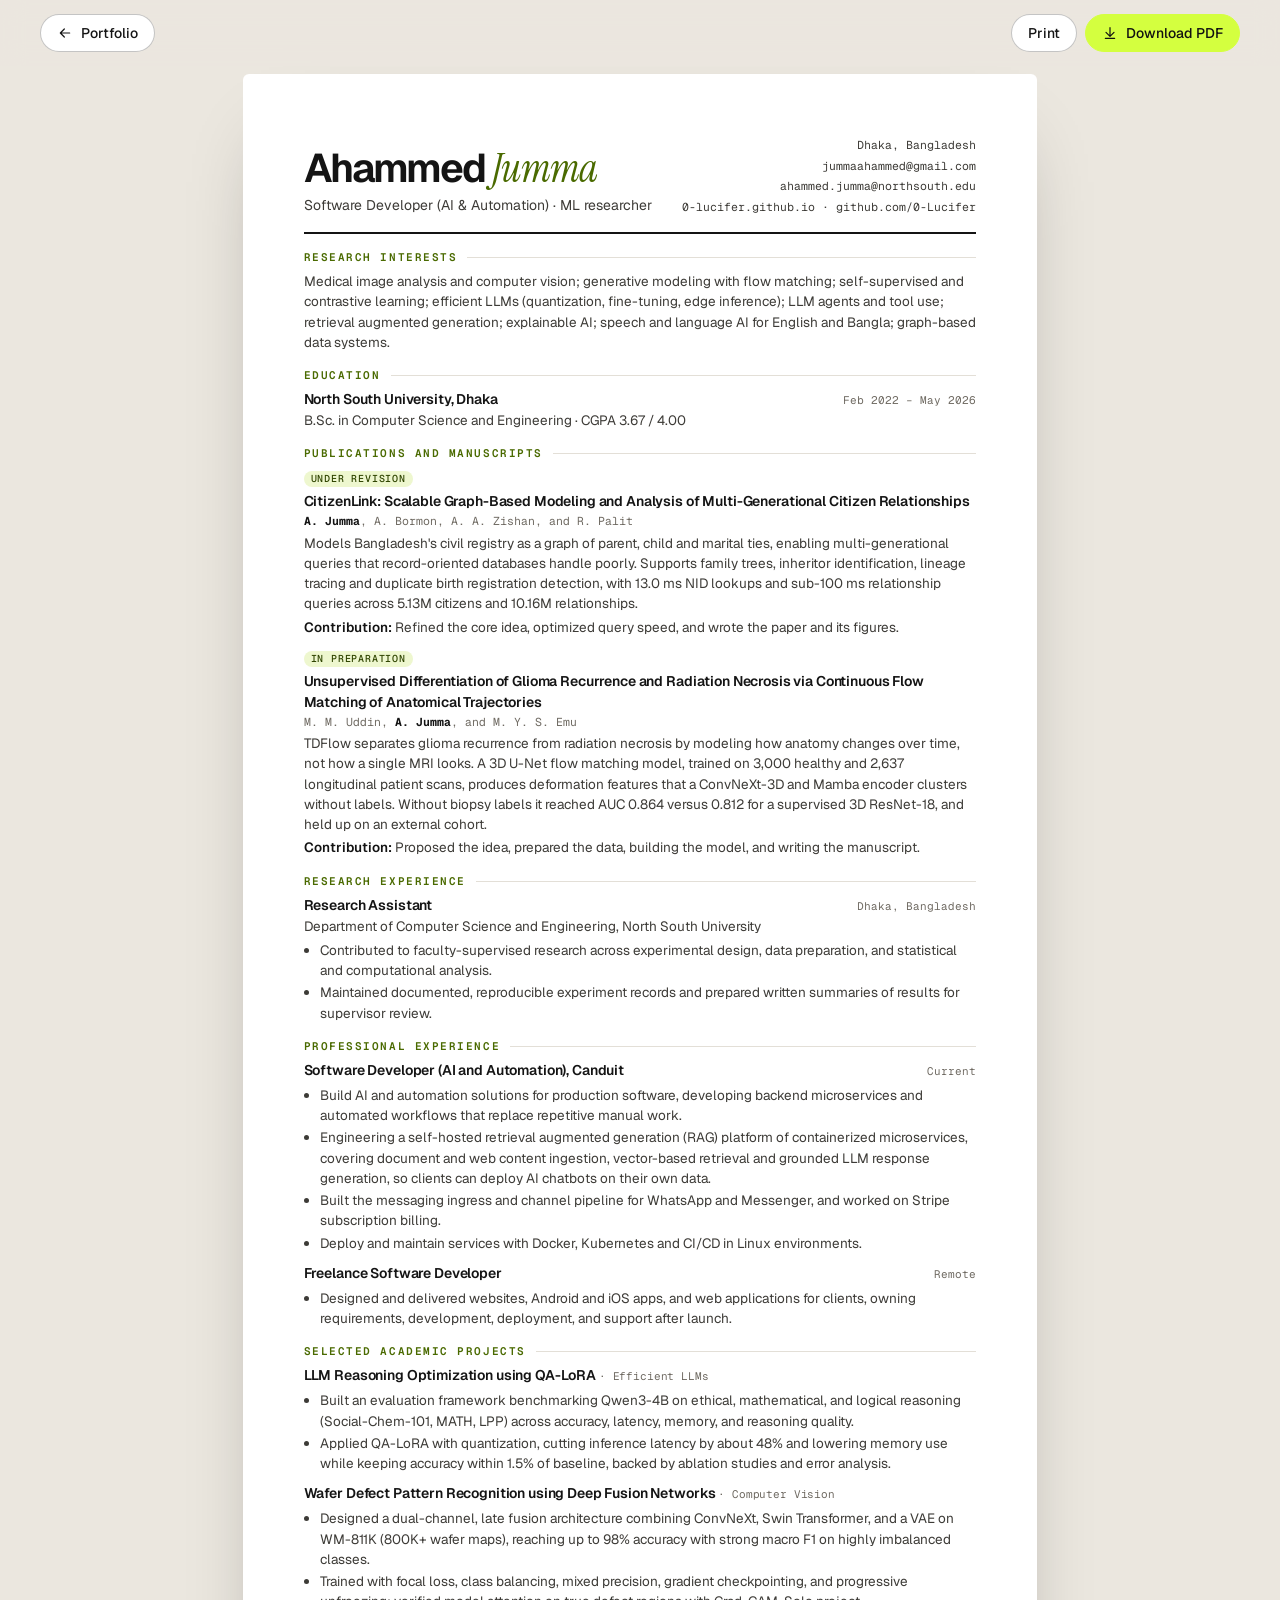
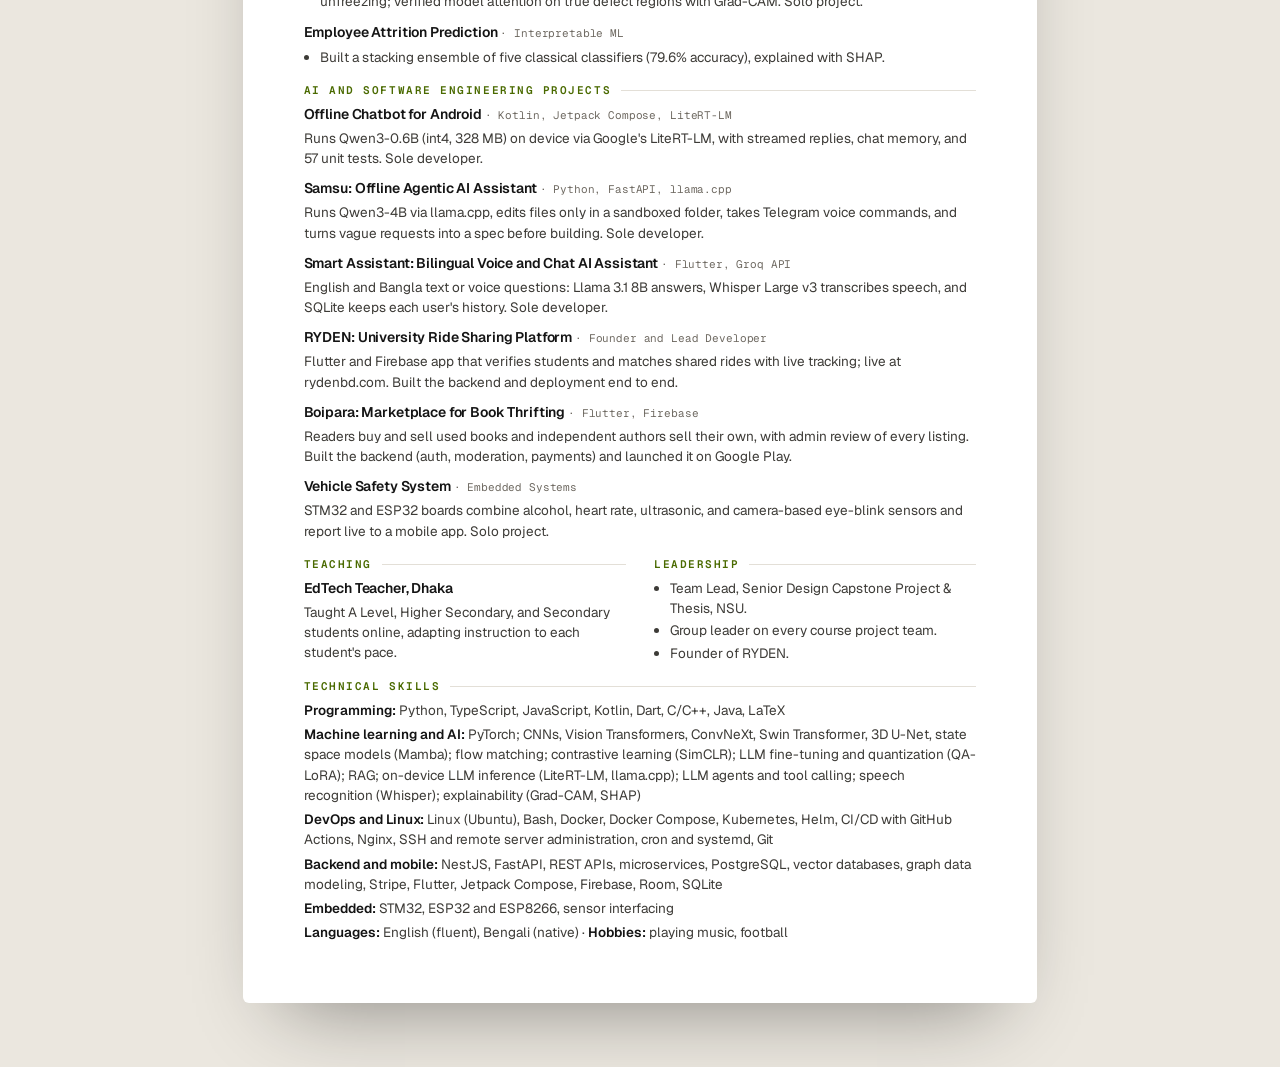
<file: cv.html>
<!doctype html>
<html lang="en">
<head>
  <meta charset="utf-8">
  <meta name="viewport" content="width=device-width, initial-scale=1">
  <title>CV · Ahammed Jumma</title>
  <meta name="description" content="Curriculum vitae of Ahammed Jumma: research in medical imaging and efficient LLMs, AI engineering at Canduit, B.Sc. in CSE from North South University.">
  <link rel="canonical" href="https://0-lucifer.github.io/cv.html">
  <meta property="og:title" content="CV · Ahammed Jumma">
  <meta property="og:image" content="https://0-lucifer.github.io/assets/img/og.png">
  <link rel="icon" href="assets/img/favicon.svg" type="image/svg+xml">
  <script>
    try { var t = localStorage.getItem('theme'); if (t === 'light' || t === 'dark') document.documentElement.setAttribute('data-theme', t); } catch (e) {}
  </script>
  <link rel="preconnect" href="https://fonts.googleapis.com">
  <link rel="preconnect" href="https://fonts.gstatic.com" crossorigin>
  <link rel="stylesheet" href="https://fonts.googleapis.com/css2?family=Geist:wght@300..800&family=Geist+Mono:wght@400;500&family=Instrument+Serif:ital@0;1&display=swap">
  <style>
    :root {
      --paper: #ffffff; --ink: #141414; --ink-2: #3d3b37; --muted: #6f6a62; --rule: #e3dfd7; --accent: #4a6a00; --lime: #d4ff3f;
      --bg: #ebe7df; --sans: "Geist", system-ui, -apple-system, "Segoe UI", sans-serif; --mono: "Geist Mono", ui-monospace, Menlo, monospace; --serif: "Instrument Serif", Georgia, serif;
    }
    @media (prefers-color-scheme: dark) { :root:not([data-theme="light"]) { --bg: #0b0b0c; } }
    :root[data-theme="dark"] { --bg: #0b0b0c; }
    @view-transition { navigation: auto; }
    ::view-transition-old(root) { animation: .4s cubic-bezier(.65,0,.35,1) both vt-out; }
    ::view-transition-new(root) { animation: .7s cubic-bezier(.16,1,.3,1) both vt-in; }
    @keyframes vt-out { to { opacity: 0; transform: translateY(-24px); } }
    @keyframes vt-in { from { opacity: 0; transform: translateY(40px); } }
    @media (prefers-reduced-motion: reduce) { ::view-transition-old(root), ::view-transition-new(root) { animation: none; } }

    * { box-sizing: border-box; }
    html { -webkit-text-size-adjust: 100%; }
    body { margin: 0; background: var(--bg); color: var(--ink); font: 400 13.5px/1.5 var(--sans); -webkit-font-smoothing: antialiased; }
    a { color: inherit; }
    ::selection { background: var(--lime); color: #111; }
    :focus-visible { outline: 2px solid var(--accent); outline-offset: 3px; border-radius: 4px; }

    .bar { position: sticky; top: 0; z-index: 5; display: flex; justify-content: space-between; align-items: center; gap: 12px; padding: 14px clamp(16px, 4vw, 40px); background: color-mix(in oklab, var(--bg) 80%, transparent); backdrop-filter: blur(12px); }
    .btn { display: inline-flex; align-items: center; gap: 8px; padding: 10px 16px; border-radius: 99px; border: 1px solid color-mix(in oklab, var(--ink) 25%, transparent); background: var(--paper); color: var(--ink); font: 500 14px/1 var(--sans); text-decoration: none; cursor: pointer; }
    .btn--lime { background: var(--lime); border-color: var(--lime); color: #111; }
    .btn svg { width: 16px; height: 16px; }
    .bar .group { display: flex; gap: 8px; flex-wrap: wrap; }

    .sheet { width: min(210mm, 100% - 32px); margin: 8px auto 64px; padding: clamp(24px, 6vw, 16mm) clamp(20px, 6vw, 16mm); background: var(--paper); border-radius: 6px; box-shadow: 0 40px 80px -40px rgba(0,0,0,.45); }
    header.cv { display: grid; grid-template-columns: 1fr auto; align-items: end; gap: 20px; padding-bottom: 16px; border-bottom: 2px solid var(--ink); }
    h1 { margin: 0; font-size: clamp(30px, 6vw, 40px); font-weight: 650; letter-spacing: -.045em; line-height: .95; }
    h1 em { font-family: var(--serif); font-weight: 400; letter-spacing: -.02em; color: var(--accent); }
    .role { margin: 8px 0 0; color: var(--ink-2); font-size: 14px; }
    .contact { margin: 0; padding: 0; list-style: none; text-align: right; font: 400 11.5px/1.6 var(--mono); color: var(--ink-2); }
    .contact a { text-decoration: none; }
    section { margin-top: 18px; }
    h2 { display: flex; align-items: center; gap: 10px; margin: 0 0 8px; font: 600 11px/1 var(--mono); letter-spacing: .14em; text-transform: uppercase; color: var(--accent); }
    h2::after { content: ""; flex: 1; height: 1px; background: var(--rule); }
    p { margin: 0; }
    .entry { margin-top: 10px; break-inside: avoid; }
    .entry:first-of-type { margin-top: 0; }
    .row { display: flex; justify-content: space-between; gap: 16px; align-items: baseline; }
    .title { font-weight: 600; font-size: 14px; letter-spacing: -.01em; }
    .meta { flex: none; color: var(--muted); font: 400 11px/1.4 var(--mono); }
    .sub { color: var(--ink-2); }
    .desc { margin-top: 3px; color: var(--ink-2); }
    .contrib { margin-top: 3px; color: var(--ink-2); }
    .contrib b, .label { font-weight: 600; color: var(--ink); }
    ul { margin: 4px 0 0; padding-left: 16px; color: var(--ink-2); }
    li { margin-top: 2px; }
    .pub-status { display: inline-block; margin-bottom: 4px; padding: 3px 7px; border-radius: 99px; background: #eef7cf; color: #2f4400; font: 500 10px/1 var(--mono); letter-spacing: .08em; text-transform: uppercase; }
    .authors { color: var(--muted); font: 400 11.5px/1.5 var(--mono); }
    .authors b { color: var(--ink); }
    .skills { display: grid; gap: 4px; }
    .skills p { color: var(--ink-2); }
    .two { display: grid; grid-template-columns: 1fr 1fr; gap: 0 28px; }
    @media (max-width: 640px) {
      header.cv { grid-template-columns: 1fr; }
      .contact { text-align: left; }
      .row { flex-direction: column; gap: 0; }
      .two { grid-template-columns: 1fr; }
    }
    @page { size: A4; margin: 12mm 13mm; }
    @media print {
      :root { --bg: #fff; }
      body { background: #fff; font-size: 10.6px; }
      .bar { display: none; }
      .sheet { width: auto; margin: 0; padding: 0; box-shadow: none; border-radius: 0; }
      h1 { font-size: 30px; }
      .title { font-size: 11.6px; }
      section { margin-top: 13px; }
      a { text-decoration: none; }
      .pub-status { -webkit-print-color-adjust: exact; print-color-adjust: exact; }
    }
  </style>
</head>
<body>
  <div class="bar">
    <a class="btn" href="./">
      <svg viewBox="0 0 24 24" aria-hidden="true"><path d="M19 12H5M11 6l-6 6 6 6" fill="none" stroke="currentColor" stroke-width="1.8" stroke-linecap="round" stroke-linejoin="round"/></svg>
      Portfolio
    </a>
    <div class="group">
      <button class="btn" type="button" onclick="window.print()">Print</button>
      <a class="btn btn--lime" href="assets/Ahammed-Jumma-CV.pdf" download>
        <svg viewBox="0 0 24 24" aria-hidden="true"><path d="M12 4v12M6 11l6 6 6-6M5 20h14" fill="none" stroke="currentColor" stroke-width="1.8" stroke-linecap="round" stroke-linejoin="round"/></svg>
        Download PDF
      </a>
    </div>
  </div>

  <main class="sheet">
    <header class="cv">
      <div>
        <h1>Ahammed <em>Jumma</em></h1>
        <p class="role">Software Developer (AI &amp; Automation) · ML researcher</p>
      </div>
      <ul class="contact">
        <li>Dhaka, Bangladesh</li>
        <li><a href="mailto:jummaahammed@gmail.com">jummaahammed@gmail.com</a></li>
        <li><a href="mailto:ahammed.jumma@northsouth.edu">ahammed.jumma@northsouth.edu</a></li>
        <li><a href="https://0-lucifer.github.io">0-lucifer.github.io</a> · <a href="https://github.com/0-Lucifer">github.com/0-Lucifer</a></li>
      </ul>
    </header>

    <section>
      <h2>Research interests</h2>
      <p class="sub">Medical image analysis and computer vision; generative modeling with flow matching; self-supervised and contrastive learning; efficient LLMs (quantization, fine-tuning, edge inference); LLM agents and tool use; retrieval augmented generation; explainable AI; speech and language AI for English and Bangla; graph-based data systems.</p>
    </section>

    <section>
      <h2>Education</h2>
      <div class="entry">
        <div class="row"><span class="title">North South University, Dhaka</span><span class="meta">Feb 2022 – May 2026</span></div>
        <p class="sub">B.Sc. in Computer Science and Engineering · CGPA 3.67 / 4.00</p>
      </div>
    </section>

    <section>
      <h2>Publications and manuscripts</h2>
      <div class="entry">
        <span class="pub-status">Under revision</span>
        <p class="title">CitizenLink: Scalable Graph-Based Modeling and Analysis of Multi-Generational Citizen Relationships</p>
        <p class="authors"><b>A. Jumma</b>, A. Bormon, A. A. Zishan, and R. Palit</p>
        <p class="desc">Models Bangladesh's civil registry as a graph of parent, child and marital ties, enabling multi-generational queries that record-oriented databases handle poorly. Supports family trees, inheritor identification, lineage tracing and duplicate birth registration detection, with 13.0 ms NID lookups and sub-100 ms relationship queries across 5.13M citizens and 10.16M relationships.</p>
        <p class="contrib"><b>Contribution:</b> Refined the core idea, optimized query speed, and wrote the paper and its figures.</p>
      </div>
      <div class="entry">
        <span class="pub-status">In preparation</span>
        <p class="title">Unsupervised Differentiation of Glioma Recurrence and Radiation Necrosis via Continuous Flow Matching of Anatomical Trajectories</p>
        <p class="authors">M. M. Uddin, <b>A. Jumma</b>, and M. Y. S. Emu</p>
        <p class="desc">TDFlow separates glioma recurrence from radiation necrosis by modeling how anatomy changes over time, not how a single MRI looks. A 3D U-Net flow matching model, trained on 3,000 healthy and 2,637 longitudinal patient scans, produces deformation features that a ConvNeXt-3D and Mamba encoder clusters without labels. Without biopsy labels it reached AUC 0.864 versus 0.812 for a supervised 3D ResNet-18, and held up on an external cohort.</p>
        <p class="contrib"><b>Contribution:</b> Proposed the idea, prepared the data, building the model, and writing the manuscript.</p>
      </div>
    </section>

    <section>
      <h2>Research experience</h2>
      <div class="entry">
        <div class="row"><span class="title">Research Assistant</span><span class="meta">Dhaka, Bangladesh</span></div>
        <p class="sub">Department of Computer Science and Engineering, North South University</p>
        <ul>
          <li>Contributed to faculty-supervised research across experimental design, data preparation, and statistical and computational analysis.</li>
          <li>Maintained documented, reproducible experiment records and prepared written summaries of results for supervisor review.</li>
        </ul>
      </div>
    </section>

    <section>
      <h2>Professional experience</h2>
      <div class="entry">
        <div class="row"><span class="title">Software Developer (AI and Automation), Canduit</span><span class="meta">Current</span></div>
        <ul>
          <li>Build AI and automation solutions for production software, developing backend microservices and automated workflows that replace repetitive manual work.</li>
          <li>Engineering a self-hosted retrieval augmented generation (RAG) platform of containerized microservices, covering document and web content ingestion, vector-based retrieval and grounded LLM response generation, so clients can deploy AI chatbots on their own data.</li>
          <li>Built the messaging ingress and channel pipeline for WhatsApp and Messenger, and worked on Stripe subscription billing.</li>
          <li>Deploy and maintain services with Docker, Kubernetes and CI/CD in Linux environments.</li>
        </ul>
      </div>
      <div class="entry">
        <div class="row"><span class="title">Freelance Software Developer</span><span class="meta">Remote</span></div>
        <ul><li>Designed and delivered websites, Android and iOS apps, and web applications for clients, owning requirements, development, deployment, and support after launch.</li></ul>
      </div>
    </section>

    <section>
      <h2>Selected academic projects</h2>
      <div class="entry">
        <p class="title">LLM Reasoning Optimization using QA-LoRA <span class="meta">· Efficient LLMs</span></p>
        <ul>
          <li>Built an evaluation framework benchmarking Qwen3-4B on ethical, mathematical, and logical reasoning (Social-Chem-101, MATH, LPP) across accuracy, latency, memory, and reasoning quality.</li>
          <li>Applied QA-LoRA with quantization, cutting inference latency by about 48% and lowering memory use while keeping accuracy within 1.5% of baseline, backed by ablation studies and error analysis.</li>
        </ul>
      </div>
      <div class="entry">
        <p class="title">Wafer Defect Pattern Recognition using Deep Fusion Networks <span class="meta">· Computer Vision</span></p>
        <ul>
          <li>Designed a dual-channel, late fusion architecture combining ConvNeXt, Swin Transformer, and a VAE on WM-811K (800K+ wafer maps), reaching up to 98% accuracy with strong macro F1 on highly imbalanced classes.</li>
          <li>Trained with focal loss, class balancing, mixed precision, gradient checkpointing, and progressive unfreezing; verified model attention on true defect regions with Grad-CAM. Solo project.</li>
        </ul>
      </div>
      <div class="entry">
        <p class="title">Employee Attrition Prediction <span class="meta">· Interpretable ML</span></p>
        <ul><li>Built a stacking ensemble of five classical classifiers (79.6% accuracy), explained with SHAP.</li></ul>
      </div>
    </section>

    <section>
      <h2>AI and software engineering projects</h2>
      <div class="entry">
        <p class="title">Offline Chatbot for Android <span class="meta">· Kotlin, Jetpack Compose, LiteRT-LM</span></p>
        <p class="desc">Runs Qwen3-0.6B (int4, 328 MB) on device via Google's LiteRT-LM, with streamed replies, chat memory, and 57 unit tests. Sole developer.</p>
      </div>
      <div class="entry">
        <p class="title">Samsu: Offline Agentic AI Assistant <span class="meta">· Python, FastAPI, llama.cpp</span></p>
        <p class="desc">Runs Qwen3-4B via llama.cpp, edits files only in a sandboxed folder, takes Telegram voice commands, and turns vague requests into a spec before building. Sole developer.</p>
      </div>
      <div class="entry">
        <p class="title">Smart Assistant: Bilingual Voice and Chat AI Assistant <span class="meta">· Flutter, Groq API</span></p>
        <p class="desc">English and Bangla text or voice questions: Llama 3.1 8B answers, Whisper Large v3 transcribes speech, and SQLite keeps each user's history. Sole developer.</p>
      </div>
      <div class="entry">
        <p class="title">RYDEN: University Ride Sharing Platform <span class="meta">· Founder and Lead Developer</span></p>
        <p class="desc">Flutter and Firebase app that verifies students and matches shared rides with live tracking; live at rydenbd.com. Built the backend and deployment end to end.</p>
      </div>
      <div class="entry">
        <p class="title">Boipara: Marketplace for Book Thrifting <span class="meta">· Flutter, Firebase</span></p>
        <p class="desc">Readers buy and sell used books and independent authors sell their own, with admin review of every listing. Built the backend (auth, moderation, payments) and launched it on Google Play.</p>
      </div>
      <div class="entry">
        <p class="title">Vehicle Safety System <span class="meta">· Embedded Systems</span></p>
        <p class="desc">STM32 and ESP32 boards combine alcohol, heart rate, ultrasonic, and camera-based eye-blink sensors and report live to a mobile app. Solo project.</p>
      </div>
    </section>

    <section class="two">
      <div>
        <h2>Teaching</h2>
        <div class="entry">
          <p class="title">EdTech Teacher, Dhaka</p>
          <p class="desc">Taught A Level, Higher Secondary, and Secondary students online, adapting instruction to each student's pace.</p>
        </div>
      </div>
      <div>
        <h2>Leadership</h2>
        <ul>
          <li>Team Lead, Senior Design Capstone Project &amp; Thesis, NSU.</li>
          <li>Group leader on every course project team.</li>
          <li>Founder of RYDEN.</li>
        </ul>
      </div>
    </section>

    <section>
      <h2>Technical skills</h2>
      <div class="skills">
        <p><span class="label">Programming:</span> Python, TypeScript, JavaScript, Kotlin, Dart, C/C++, Java, LaTeX</p>
        <p><span class="label">Machine learning and AI:</span> PyTorch; CNNs, Vision Transformers, ConvNeXt, Swin Transformer, 3D U-Net, state space models (Mamba); flow matching; contrastive learning (SimCLR); LLM fine-tuning and quantization (QA-LoRA); RAG; on-device LLM inference (LiteRT-LM, llama.cpp); LLM agents and tool calling; speech recognition (Whisper); explainability (Grad-CAM, SHAP)</p>
        <p><span class="label">DevOps and Linux:</span> Linux (Ubuntu), Bash, Docker, Docker Compose, Kubernetes, Helm, CI/CD with GitHub Actions, Nginx, SSH and remote server administration, cron and systemd, Git</p>
        <p><span class="label">Backend and mobile:</span> NestJS, FastAPI, REST APIs, microservices, PostgreSQL, vector databases, graph data modeling, Stripe, Flutter, Jetpack Compose, Firebase, Room, SQLite</p>
        <p><span class="label">Embedded:</span> STM32, ESP32 and ESP8266, sensor interfacing</p>
        <p><span class="label">Languages:</span> English (fluent), Bengali (native) · <span class="label">Hobbies:</span> playing music, football</p>
      </div>
    </section>
  </main>
</body>
</html>
</file>
